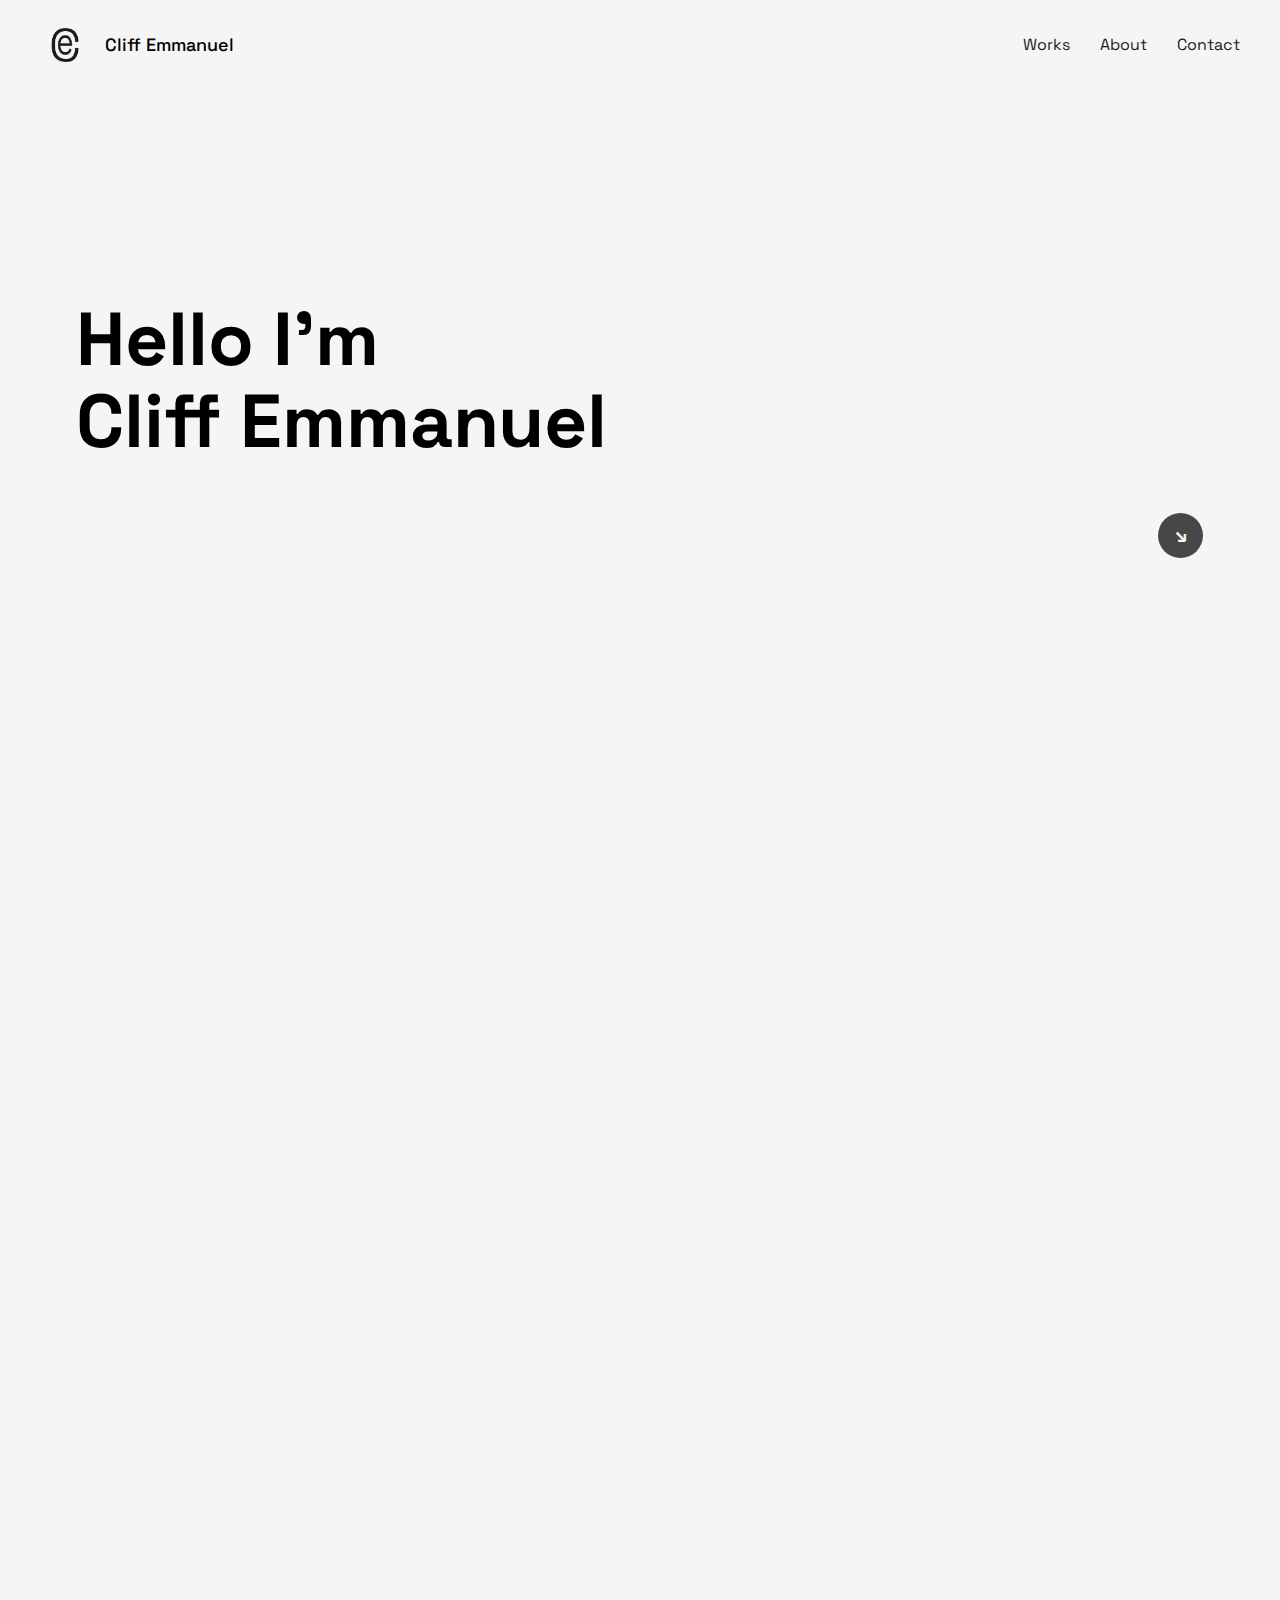
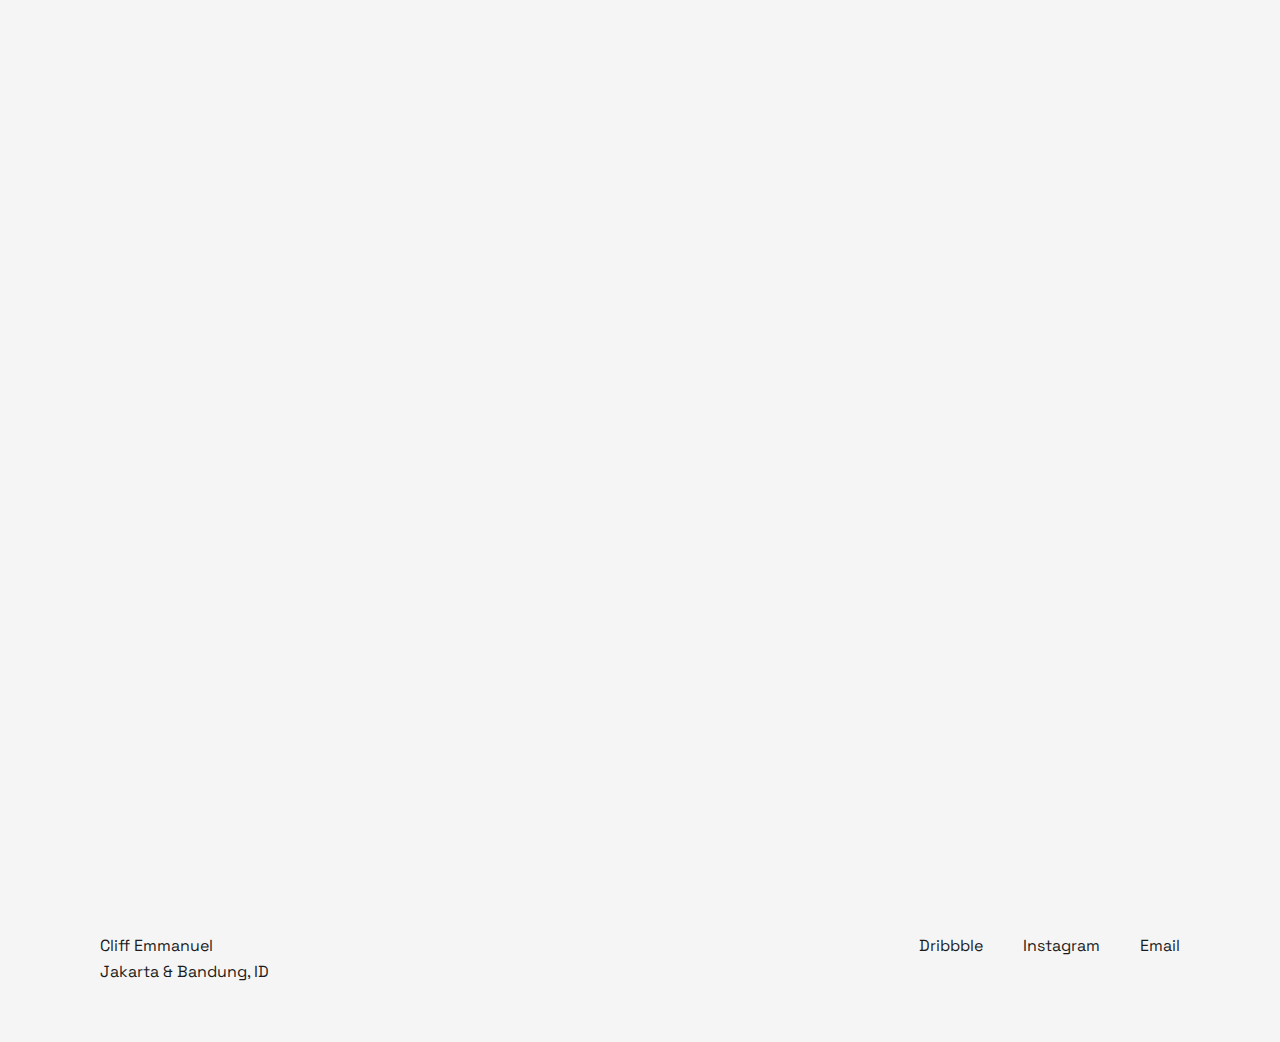
<file: about.html>
<!DOCTYPE html>
<html lang="en">
<head>
    <meta charset="UTF-8">
    <meta name="viewport" content="width=device-width, initial-scale=1.0">
    <title>About - Cliff Emmanuel</title>
    <link rel="preconnect" href="https://fonts.googleapis.com">
    <link rel="preconnect" href="https://fonts.gstatic.com" crossorigin>
    <link href="https://fonts.googleapis.com/css2?family=Space+Grotesk:wght@300;400;500;700&display=swap" rel="stylesheet">
    <link rel="stylesheet" href="style.css">
    <script defer src="script.js"></script>
    <link rel="stylesheet" href="animations.css">
    <script defer src="animations.js"></script>
</head>
<body data-page="about">
    <!-- Header -->
    <header>
        <div class="logo-container">
            <a href="index.html">
                <img src="logoblack.png" alt="Cliff Emmanuel Logo" class="logo-image">
                <span class="logo-name">Cliff Emmanuel</span>
            </a>
        </div>
        <div class="menu-wrapper">
            <div class="mobile-menu-toggle">
                <span></span>
                <span></span>
                <span></span>
            </div>
            <nav>
                <ul class="nav-links">
                    <li><a href="work.html">Works</a></li>
                    <li><a href="about.html" class="active">About</a></li>
                    <li><a href="contact.html">Contact</a></li>
                </ul>
            </nav>
        </div>
    </header>

    <!-- Main Content -->
    <main class="about-page">
        <!-- Headline Text Section -->
        <section class="headline-section">
            <div class="headline-container" data-parallax="0.2">
                <h1 class="typing-text">Hello I'm <br>Cliff Emmanuel</h1>
                <button class="scroll-button" aria-label="Scroll to profile" onclick="document.getElementById('profile-section').scrollIntoView({behavior: 'smooth'})"></button>
                </button>
            </div>
        </section>

        <!-- Profile Section -->
        <section id="profile-section" class="profile-section">
            <div class="profile-description" data-reveal>
                <p>A multidisciplinary creative based in Jakarta, working across design, photography, and video. I’m passionate about telling stories that matter, whether it’s through a single image, a moving frame, or a thoughtfully crafted visual identity.
                    <br><br>
                    I first explored creativity through photography and film, but found myself drawn deeper into visual storytelling as I took on roles in production houses, creative teams, and freelance projects. Over the years, I’ve grown to see design not just as visuals, but as a language—one that speaks through emotion, rhythm, and story.
                    <br><br>
                    I enjoy the process more than the final product—getting lost in ideas, experimenting, and letting each project shape its own direction. I believe in work that resonates, feels personal, and lingers long after it’s seen. Let’s make something that speaks.</p>
            </div>
            <div class="profile-image" data-reveal>
                <img src="Profile.jpg" alt="Cliff Emmanuel Profile" class="profile-img">
            </div>
        </section>

    

       <!-- Services Section -->
<section class="services-section" data-parallax="0.2">
    <div class="services-intro" data-reveal>
        <h2>My Services</h2>
    </div>

    <div class="services-grid" data-reveal>
        <!-- Identity Column -->
        <div class="service-column data-reveal">
            <h3>IDENTITY</h3>
            <ul class="service-list">
                <li>Visual Identity & Logo</li>
                <li>Brand Applications</li>
                <li>Brand Identity Guideline</li>
            </ul>
        </div>

        <!-- Printed Column -->
        <div class="service-column" data-reveal>
            <h3>PRINTED</h3>
            <ul class="service-list">
                <li>Merchandising</li>
                <li>Posters</li>
                <li>Collaterals</li>
                <li>Packaging</li>
            </ul>
        </div>

        <!-- Misc Column -->
        <div class="service-column" data-reveal>
            <h3>OTHERS</h3>
            <ul class="service-list">
                <li>Photography</li>
                <li>Videography</li>
                <li>Video Directing</li>
                <li>Video Editing</li>
            </ul>
        </div>

        <!-- Digital Column -->
        <div class="service-column" data-reveal>
            <h3>DIGITAL</h3>
            <ul class="service-list">
                <li>Website</li>
                <li>Social Media</li>
                <li>Motion Graphics</li>
                <li>Animation</li>
            </ul>
        </div>

        <!-- Environmental Column -->
        <div class="service-column" data-reveal>
            <h3>ENVIRONMENTAL</h3>
            <ul class="service-list">
                <li>Event Visual Direction</li>
            </ul>
        </div>
    </div>
</section>

        <!-- Collaboration Section - Keeping it the same -->
        <section class="collaboration-section" data-reveal>
            <p class="collab-text">Interested?</p>
            <h2 class="collab-heading"></h2>
            <a href="contact.html" class="collab-button"></a>
        </section>
    </main>

    <!-- Footer -->
    <footer class="footer">
        <div class="footer-left">
            <p>Cliff Emmanuel</p>
            <p>Jakarta & Bandung, ID</p>
        </div>
        <div class="footer-right">
            <a href="http://dribbble.com/cliffemmnl">Dribbble</a>
            <a href="https://www.instagram.com/cliffemmnl/">Instagram</a>
            <a href="mailto:cliffemmnl@email.com">Email</a>
        </div>
    </footer>
</body>
</html>
</file>
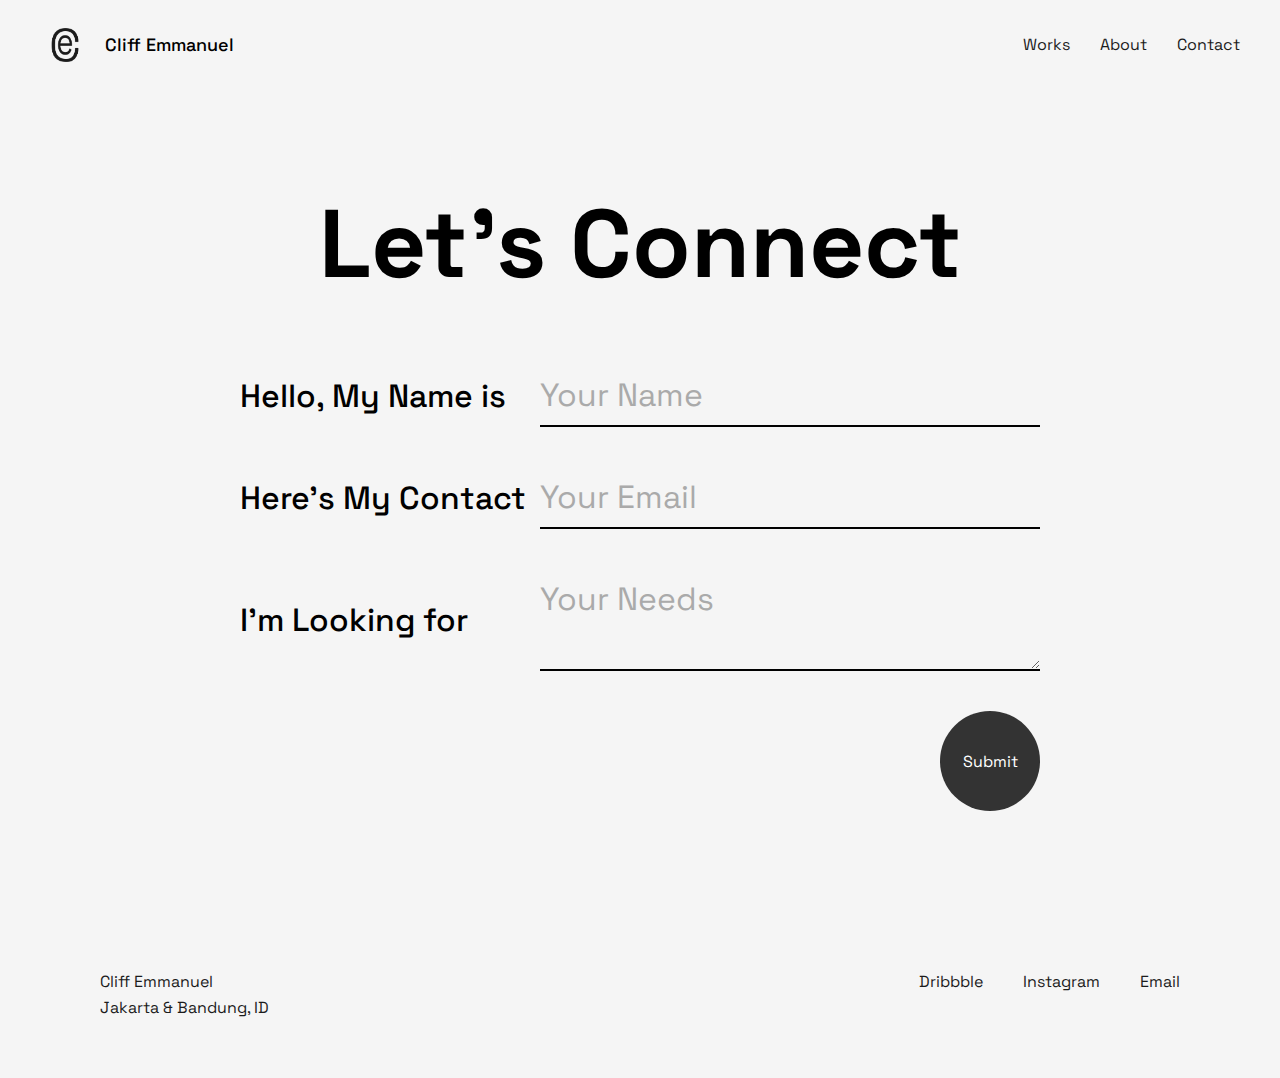
<file: contact.html>
<!DOCTYPE html>
<html lang="en">
<head>
    <meta charset="UTF-8">
    <meta name="viewport" content="width=device-width, initial-scale=1.0">
    <title>Cliff Emmanuel Portfolio</title>
    <link rel="preconnect" href="https://fonts.googleapis.com">
    <link rel="preconnect" href="https://fonts.gstatic.com" crossorigin>
    <link href="https://fonts.googleapis.com/css2?family=Space+Grotesk:wght@300;400;500;700&display=swap" rel="stylesheet">
    <link rel="stylesheet" href="style.css">
    <script defer src="script.js"></script>
    <link rel="stylesheet" href="animations.css">
    <script defer src="animations.js"></script>
</head>
<body data-page="contact">
    <!-- Header -->
   <!-- Updated Header Section for index.html -->
<header>
    <div class="logo-container">
        <a href="index.html">
            <img src="logoblack.png" alt="Cliff Emmanuel Logo" class="logo-image">
            <span class="logo-name">Cliff Emmanuel</span>
        </a>
    </div>
    <div class="menu-wrapper">
        <div class="mobile-menu-toggle">
            <span></span>
            <span></span>
            <span></span>
        </div>
        <nav>
            <ul class="nav-links">
                <li><a href="work.html">Works</a></li>
                <li><a href="about.html">About</a></li>
                <li><a href="contact.html">Contact</a></li>
            </ul>
        </nav>
    </div>
</header>
    <div class="mobile-menu-overlay">
        <nav class="mobile-nav">
            <ul>
                <li><a href="work.html">Works</a></li>
                <li><a href="about.html">About</a></li>
                <li><a href="contact.html">Contact</a></li>
            </ul>
        </nav>
    </div>

    <!-- Main Contact Content -->
    <!-- Main Contact Content -->
    <main class="contact-page">
        <h1 class="contact-title">Let's Connect</h1>
        <div class="contact-form-container">
            <form class="contact-form" action="https://formsubmit.co/cliffemmnl@gmail.com" method="POST">
                <input type="hidden" name="_next" value="contact.html?submitted=true">
                <input type="hidden" name="_captcha" value="false">

                <div class="form-row">
                    <label for="name">Hello, My Name is</label>
                    <input type="text" id="name" name="name" placeholder="Your Name" required>
                </div>

                <div class="form-row">
                    <label for="email">Here's My Contact</label>
                    <input type="email" id="email" name="email" placeholder="Your Email" required>
                </div>

                <div class="form-row">
                    <label for="needs">I'm Looking for</label>
                    <textarea id="needs" name="needs" placeholder="Your Needs" required></textarea>
                </div>

                <div class="submit-container">
                    <button type="submit" class="submit-button">Submit</button>
                </div>
            </form>
        </div>
    </main>

    <!-- Thank You Popup -->
    <div id="thank-you-popup" class="thank-you-popup">
        <p>Thank you! Your message has been sent.</p>
    </div>

    <!-- Footer -->
    <footer class="footer">
        <div class="footer-left">
            <p>Cliff Emmanuel</p>
            <p>Jakarta & Bandung, ID</p>
        </div>
        <div class="footer-right">
            <a href="http://dribbble.com/cliffemmnl">Dribbble</a>
            <a href="https://www.instagram.com/cliffemmnl/">Instagram</a>
            <a href="mailto:cliffemmnl@email.com">Email</a>
        </div>
    </footer>
</body>
</html>
</file>
<file: style.css>
/* General Styles */
* {
    margin: 0;
    padding: 0;
    box-sizing: border-box;
    font-family: 'Space Grotesk', sans-serif;
}

body {
    background-color: #f5f5f5;
    color: #000;
    overflow-x: hidden;
}


/* Header Adjustments */
header {
    display: flex;
    justify-content: space-between;
    align-items: center;
    padding: 20px 40px;
    background: #f5f5f5;
    position: fixed;
    width: 100%;
    top: 0;
    left: 0;
    z-index: 1000;
}

.logo-container {
    display: flex;
    align-items: center;
    gap: 15px;
}

.logo-image {
    max-height: 50px;
    width: auto;
    object-fit: contain;
}

.logo-name {
    font-size: 18px;
    font-weight: 500;
    color: #000;
}

.menu-wrapper {
    display: flex;
    align-items: center;
}

/* Navigation Links */
.nav-links {
    list-style: none;
    display: flex;
    gap: 30px;
}

.nav-links li a {
    color: #1C1C1C;
    text-decoration: none;
    font-size: 16px;
    transition: color 0.3s ease;
}

.nav-links li a:hover {
    color: #757575;
}

/* Navigation Links Hover and Animation Styles */
.nav-links li a {
    position: relative;
    display: inline-block;
    transition: color 0.3s ease;
}

.nav-links li a::after {
    content: '';
    position: absolute;
    width: 100%;
    height: 2px;
    bottom: -5px;
    left: 0;
    background-color: #1C1C1C;
    transform: scaleX(0);
    transition: transform 0.3s ease;
    transform-origin: bottom right;
}

.nav-links li a:hover::after {
    transform: scaleX(1);
    transform-origin: bottom left;
}

.nav-links li a:hover {
    transform: translateY(-3px);
}

/* Mobile Menu Animation */
@media (max-width: 768px) {
    .nav-links {
        opacity: 0;
        visibility: hidden;
        transform: translateY(-20px);
        transition: 
            opacity 0.5s ease, 
            transform 0.5s ease, 
            visibility 0.5s;
    }

    .nav-links.menu-animate-in {
        opacity: 1;
        visibility: visible;
        transform: translateY(0);
    }

    .nav-links.menu-animate-out {
        opacity: 0;
        visibility: hidden;
        transform: translateY(-20px);
    }

    .nav-links li {
        opacity: 0;
        transform: translateX(-20px);
        transition: 
            opacity 0.5s ease, 
            transform 0.5s ease;
    }

    .nav-links li.link-animate {
        opacity: 1;
        transform: translateX(0);
    }
}

/* Mobile Menu Toggle */
.mobile-menu-toggle {
    display: none;
    flex-direction: column;
    cursor: pointer;
    width: 30px;
    z-index: 1001;
}

.mobile-menu-toggle span {
    height: 3px;
    width: 100%;
    background-color: #1C1C1C;
    margin: 4px 0;
    transition: 0.4s;
}

/* Hamburger menu animation */
.mobile-menu-toggle.active span:nth-child(1) {
    transform: rotate(-45deg) translate(-5px, 6px);
}

.mobile-menu-toggle.active span:nth-child(2) {
    opacity: 0;
}

.mobile-menu-toggle.active span:nth-child(3) {
    transform: rotate(45deg) translate(-5px, -6px);
}

/* Responsive Styles */
@media (max-width: 768px) {
    header {
        padding: 20px;
    }

    .logo-name {
        display: block; 
    }

    .nav-links {
        display: none;
        position: fixed;
        top: 80px; 
        left: 0;
        width: 100%;
        height: calc(100vh - 80px);
        background-color: #f5f5f5;
        flex-direction: column;
        align-items: center;
        justify-content: flex-start;
        padding: 20px;
        z-index: 1000;
        box-shadow: 0 2px 5px rgba(0,0,0,0.1);
    }

    .mobile-menu-toggle {
        display: flex;
        z-index: 1001;
    }

    .menu-wrapper.menu-open .nav-links {
        display: flex;
    }

    .nav-links li {
        margin: 15px 0;
        width: 100%;
        text-align: center;
    }

    .nav-links li a {
        font-size: 24px;
        display: block;
        padding: 10px;
    }
}

/* Hero Section */
#hero {
    position: relative;
    height: 100vh;
    width: 100%;
    overflow: hidden;
}

.hero-slider {
    position: relative;
    height: 100%;
    width: 100%;
}

.slide {
    position: absolute;
    top: 0;
    left: 0;
    width: 100%;
    height: 100%;
    opacity: 0;
    transition: opacity 1s ease;
    background-size: cover;
    background-position: center;
    z-index: 1;
}

.slide.active {
    opacity: 1;
    z-index: 2;
}

.slide-content {
    position: absolute;
    bottom: 20%;
    left: 10%;
    z-index: 3;
    overflow: hidden;
    display: flex;
    align-items: center;
}

.slide-title {
    font-family: 'Space Grotesk', sans-serif;
    font-size: 5rem;
    font-weight: 500;
    color: #fff;
    text-shadow: 2px 2px 4px rgba(0,0,0,0.5);
    transform: translateY(100%);
    transition: transform 0.8s ease;
    opacity: 0;
    margin: 0;
}

.slide.active .slide-title {
    transform: translateY(0);
    opacity: 1;
    transition-delay: 0.3s;
}

.slide-counter {
    position: absolute;
    bottom: 20%; 
    right: 10%;
    color: #fff;
    text-shadow: 1px 1px 3px rgba(0,0,0,0.3);
    font-family: 'Space Grotesk', sans-serif;
    font-size: 1.2rem;
    z-index: 3;
    display: flex;
    align-items: center;
}

.counter-current {
    font-size: 2rem;
    font-weight: 700;
    margin-right: 5px;
}

.counter-total {
    opacity: 0.7;
}

.counter-progress {
    width: 100px;
    height: 2px;
    background: rgba(255,255,255,0.3);
    margin: 0 10px;
    position: relative;
}

.counter-progress-bar {
    position: absolute;
    top: 0;
    left: 0;
    height: 100%;
    background-color: #fff;
    transition: width 0.3s ease;
}

.hero-navigation {
    position: absolute;
    top: 50%;
    right: 10%;
    transform: translateY(-50%);
    z-index: 3;
    display: flex;
    flex-direction: column;
    gap: 15px;
}

.navigation-arrow {
    width: 60px;
    height: 60px;
    background-color: rgba(0,0,0,0.2);
    border-radius: 50%;
    position: relative;
    cursor: pointer;
    display: flex;
    align-items: center;
    justify-content: center;
    transition: all 0.3s ease;
}

.navigation-arrow:hover {
    background-color: rgba(0,0,0,0.4);
}

.prev-slide,
.next-slide {
    position: relative;
}

.prev-slide::before,
.next-slide::before {
    content: '';
    position: absolute;
    width: 20px;
    height: 20px;
    border-style: solid;
    border-color: #fff;
    border-width: 3px 3px 0 0;
    top: 50%;
    left: 50%;
}

.prev-slide::before {
    transform: translate(-30%, -50%) rotate(-135deg);
}

.next-slide::before {
    transform: translate(-70%, -50%) rotate(45deg);
}

 
        @media screen and (max-width: 768px) {
            .slide-title {
                font-size: 3rem;
                margin-bottom: 20px; 
            }
            
            .hero-navigation {
                bottom: 20%;
            }
            
            .slide-counter {
                position: relative; 
                bottom: auto; 
                right: auto;
                margin-top: 15px; 
                justify-content: flex-start; 
            }

            .slide-content {
                display: flex;
                flex-direction: column;
                align-items: flex-start;
            }
        }

/* Marquee Animation */
.marquee-container {
    width: 100%;
    overflow: hidden;
    position: absolute;
    bottom: 30px;
}

.marquee {
    display: flex;
    white-space: nowrap;
    gap: 50px;
    animation: marquee 10s linear infinite;
}

.marquee h2 {
    font-size: 100px;
    font-weight: bold;
}

@keyframes marquee {
    from { transform: translateX(100%); }
    to { transform: translateX(-100%); }
}

/* About Section */
.about-container {
    display: flex;
    justify-content: space-between;
    align-items: flex-start;
    padding: 80px 60px;
    gap: 50px;
}

.about-text {
    width: 55%;
    font-size: 22px;
    font-weight: 500;
    line-height: 1.5;
    text-align: left;
}

.freelance-info {
    width: 35%;
    font-size: 16px;
    position: relative;
    text-align: left;
    display: flex;
    flex-direction: column;
}

.arrow-icon {
    width: 45px;
    height: 45px;
    background-color: #1C1C1C;
    border-radius: 50%;
    display: flex;
    align-items: center;
    justify-content: center;
    cursor: default;
    align-self: flex-start;
    margin-bottom: 10px;
}

.arrow-icon::after {
    content: "↘";
    color: #f5f5f5;
    font-size: 20px;
    font-weight: bold;
}

.freelance-info p {
    margin-bottom: 20px;
}

.freelance-text {
    font-size: 22px;
    font-weight: 500;
    text-decoration: none;
    color: #1C1C1C;
    transition: color 0.3s ease;
    margin-top: 10px;
}

.freelance-text:hover {
    color: rgb(164, 164, 164);
}

/* HOME PAGE */
/* Portfolio Section */
.portfolio-section {
    padding: 60px 40px;
    max-width: 1400px;
    margin: 0 auto;
    width: 100%;
    box-sizing: border-box;
}

.portfolio-grid {
    display: grid;
    grid-template-columns: repeat(2, 1fr);
    gap: 40px;
    width: 100%;
}

.project {
    display: flex;
    flex-direction: column;
    border-radius: 0;
    overflow: hidden;
    transition: transform 0.3s ease;
}

.project:hover {
    transform: translateY(-5px);
}

.project a {
    text-decoration: none;
    color: inherit;
    display: block;
}

.project-image {
    width: 100%;
    padding-bottom: 56.25%;
    position: relative;
    overflow: hidden;
}

.project-image img,
.project-image video {
    position: absolute;
    top: 0;
    left: 0;
    width: 100%;
    height: 100%;
    object-fit: cover;
    transition: transform 0.5s ease;
}

.project-info {
    padding: 15px 0; 
    text-align: left;
}
.project-title {
    font-size: 11px; 
    font-weight: 200; 
    color: #1C1C1C;
}

.project-desc {
    font-size: 16px;
    color: #757575;
}


@media (max-width: 768px) {
    .portfolio-section {
        padding: 40px 20px;
    }
    
    .portfolio-grid {
        grid-template-columns: 1fr;
        gap: 30px;
    }
}

/* For medium screens */
@media (min-width: 769px) and (max-width: 1200px) {
    .portfolio-grid {
        gap: 30px;
    }
}

/* OTHER PAGES */
/* Works Page Styles */
/* New Works Page Layout Styles */
.works-container {
    display: flex;
    max-width: 1400px;
    margin: 0 auto;
    padding: 120px 40px 80px;
    gap: 60px;
}

.works-sidebar {
    flex: 0 0 200px;
    position: sticky;
    top: 120px;
    align-self: flex-start;
    height: fit-content;
}

.works-title {
    font-size: 28px;
    font-weight: 700;
    margin-bottom: 30px;
}

.category-filters {
    display: flex;
    flex-direction: column;
    align-items: flex-start;
    gap: 20px;
}

.category-btn {
    position: relative;
    padding: 0;
    font-size: 16px;
    font-weight: 400;
    background: transparent;
    border: none;
    cursor: pointer;
    text-align: left;
    transition: all 0.3s ease;
    opacity: 0.6;
}

.category-btn.active {
    font-weight: 600;
    opacity: 1;
}

.category-btn::before {
    content: "";
    position: absolute;
    width: 0;
    height: 1px;
    bottom: -4px;
    left: 0;
    background-color: #1C1C1C;
    transition: width 0.3s ease;
}

.category-btn:hover::before,
.category-btn.active::before {
    width: 100%;
}

.works-content {
    flex: 1;
}

.works-grid {
    display: grid;
    grid-template-columns: repeat(2, 1fr);
    gap: 40px 30px;
}

.work-item {
    margin-bottom: 0;
}

.work-item a {
    text-decoration: none;
    color: inherit;
    display: block;
}

.work-item .placeholder-image {
    width: 100%;
    aspect-ratio: 4/3;
    background-color: #eee;
    margin-bottom: 15px;
    overflow: hidden;
}

.work-item .placeholder-image img,
.work-item .placeholder-image video {
    width: 100%;
    height: 100%;
    object-fit: cover;
    transition: transform 0.5s ease;
}

.work-item:hover .placeholder-image img,
.work-item:hover .placeholder-image video {
    transform: scale(1.05);
}

.work-item h3 {
    font-size: 18px;
    font-weight: 500;
    margin-bottom: 5px;
}

.work-item p {
    font-size: 14px;
    color: #757575;
}

/* Responsive styles for works page */
@media (max-width: 1024px) {
    .works-grid {
        grid-template-columns: repeat(2, 1fr);
        gap: 30px 20px;
    }
}

@media (max-width: 768px) {
    .works-container {
        flex-direction: column;
        padding: 100px 20px 60px;
        gap: 40px;
    }
    
    .works-sidebar {
        position: relative;
        top: 0;
        width: 100%;
    }
    
    .category-filters {
        flex-direction: row;
        flex-wrap: wrap;
        gap: 15px 25px;
    }
    
    .works-grid {
        grid-template-columns: 1fr;
        gap: 30px;
    }
}

/* Category Buttons */
.works-nav {
    display: flex;
    justify-content: center;
    gap: 20px;
    margin: 40px 0;
}

.category-btn {
    background: none;
    border: none;
    font-size: 16px;
    cursor: pointer;
    opacity: 0.5;
    transition: opacity 0.3s ease, transform 0.3s ease;
    position: relative;
}

.category-btn.active {
    opacity: 1;
}

.category-btn.active::after {
    content: '';
    position: absolute;
    width: 100%;
    height: 2px;
    background-color: #1C1C1C;
    bottom: -5px;
    left: 0;
}

.category-btn:hover {
    opacity: 0.8;
    transform: translateY(-2px);
}

/* Responsive Adjustments */
@media (max-width: 768px) {
    .works-nav {
        gap: 15px;
    }

    .category-btn {
        font-size: 14px;
    }
}

/* Works Page Grid Responsiveness */
@media (max-width: 768px) {
    .works-grid {
        grid-template-columns: 1fr;
        gap: 20px;
        padding: 0 20px;
    }

    .project-header {
        padding: 0 20px;
    }

    .project-media {
        padding: 0 20px;
    }

    .project-gallery .gallery-grid {
        grid-template-columns: 1fr;
    }
}

/* Logo Container Link Styles */
.logo-container a {
    display: flex;
    align-items: center;
    text-decoration: none;
}

/* Work Item Hover Effects */
.work-item a {
    text-decoration: none;
    color: inherit;
    display: block;
    transition: opacity 0.3s ease;
}

.work-item a:hover {
    opacity: 0.7;
}

/* Project Detail Page Responsiveness */
.project-meta {
    display: flex;
    flex-wrap: wrap;
    justify-content: space-between;
    gap: 15px;
}

.meta-item {
    flex: 1;
    min-width: 100px;
}

@media (max-width: 600px) {
    .project-meta {
        flex-direction: column;
    }
}


/* Logo Container Link Styles */
.logo-container a {
    display: flex;
    align-items: center;
    text-decoration: none;
    color: inherit;
    gap: 15px;
}

/* PROJECT PAGE */
.project-container {
    padding-top: 100px;
    max-width: 1400px;
    margin: 0 auto;
}

/* Project Header */
.project-header {
    display: flex;
    padding: 0 40px;
    margin-bottom: 60px;
}

.project-title-section {
    flex: 0 0 80%; /* Reduced from 65% to create more space */
    padding: 40px 0;
    margin-right: 40px; /* Added margin to create more space */
    margin-left: 0px;
}

.project-title {
    font-size: 72px;
    font-weight: 700;
    margin-bottom: 30px;
    color: #1C1C1C;
}

.project-description {
    font-size: 20px;
    line-height: 1.6;
    max-width: 80%;
}

.project-meta-section {
    flex: 0 0 30%; 
    display: flex;
    flex-direction: column;
    justify-content: flex-start;
    padding: 40px 0;
}

.meta-item {
    margin-bottom: 30px;
}

.meta-label {
    font-size: 18px;
    font-weight: 500;
    display: block;
    margin-bottom: 10px;
}

.meta-value {
    font-size: 18px;
    color: #1C1C1C;
}
/* Gallery Grid */
.gallery-grid {
    display: grid;
    grid-template-columns: repeat(12, 1fr);
    gap: 20px;
    margin: 0 60px 30px 60px; 
}

.gallery-grid.single-landscape {
    grid-template-columns: 1fr;
}

.gallery-grid.single-landscape .gallery-item {
    grid-column: 1 / -1;
    width: 100%;
    height: auto;
}

.gallery-grid.single-landscape img,
.gallery-grid.single-landscape video {
    width: 100%;
    height: auto;
    object-fit: cover;
}

/* VIDEO WORK */
.gallery-item-video video {
    width: 100%;
    height: 100%;
    object-fit: cover;
    position: absolute;
    top: 0;
    left: 0;
    cursor: pointer;
    transition: transform 0.5s ease;
}

.gallery-item-video {
    position: relative;
    width: 100%;
    padding-bottom: 56.25%; /* 16:9 aspect ratio (9/16 = 0.5625) */
    overflow: hidden;
    grid-column: span 12; /* Makes video span full width */
}

.gallery-item-video:hover video {
    transform: scale(1.02);
}

.gallery-item-video video::-webkit-media-controls {
    opacity: 1;
    transition: opacity 0.3s;
}

/* Play button overlay */
.gallery-item-video::before {
    content: '';
    position: absolute;
    top: 50%;
    left: 50%;
    transform: translate(-50%, -50%);
    width: 80px; /* Larger play button */
    height: 80px;
    background: rgba(0,0,0,0.5);
    border-radius: 50%;
    z-index: 2;
    opacity: 0;
    transition: opacity 0.3s ease;
    pointer-events: none;
}

.gallery-item-video::after {
    content: '▶';
    position: absolute;
    top: 50%;
    left: 50%;
    transform: translate(-50%, -50%);
    color: #fff;
    font-size: 32px; /* Larger play icon */
    z-index: 3;
    opacity: 0;
    transition: opacity 0.3s ease;
    pointer-events: none;
}

.gallery-item-video:hover::before,
.gallery-item-video:hover::after {
    opacity: 1;
}

/* Video specific styles */
video {
    width: 100%;
    height: auto;
    display: block;
    margin-bottom: 15px;
}

video[autoplay] {
    object-fit: contain;
}

/* Legacy styles kept for backward compatibility */
.gallery-grid.two-column .gallery-item:nth-child(1) {
    grid-column: span 7;
}

.gallery-grid.two-column .gallery-item:nth-child(2) {
    grid-column: span 5;
}

.gallery-grid.three-column .gallery-item {
    grid-column: span 4;
}

.gallery-grid.asymmetric .gallery-item:nth-child(1) {
    grid-column: span 6;
    grid-row: span 2;
}

.gallery-grid.asymmetric .gallery-item:nth-child(2),
.gallery-grid.asymmetric .gallery-item:nth-child(3) {
    grid-column: span 6;
}

.gallery-item {
    width: 100%;
    height: auto;
    display: flex;
    align-items: center;
    justify-content: center;
    position: relative;
    margin-bottom: 30px;
}

.gallery-item:empty::after {
    content: "⟁";
    font-size: 32px;
    color: #757575;
}

/* Specific styling for photo gallery items */
.gallery-item.photo {
    overflow: hidden;
}

.gallery-item.photo img {
    width: 100%;
    height: auto;
    max-width: 100%;
    object-fit: contain;
}

/* Specific styling for video gallery items */
.gallery-item.video {
    overflow: hidden;
}

.gallery-item.video:empty::after {
    content: "▶";
    font-size: 48px;
    color: #757575;
}

.gallery-item.video video {
    width: 100%;
    height: auto;
    object-fit: contain;
}

@media (max-width: 768px) {
    .project-header {
        flex-direction: column;
    }
    
    .project-title-section,
    .project-meta-section {
        flex: 0 0 100%;
    }
    
    .project-description {
        max-width: 100%;
    }
    
    .project-meta-section {
        margin-top: 20px;
    }
    
    .gallery-grid.two-column .gallery-item,
    .gallery-grid.three-column .gallery-item,
    .gallery-grid.asymmetric .gallery-item {
        grid-column: span 12;
    }
    
    .gallery-grid.single-landscape {
        gap: 15px;
        margin: 0 20px 30px 20px; /* Reduced margins for mobile */
    }
    
    .gallery-grid {
        margin: 0 20px 30px 20px; /* Reduced margins for mobile */
    }
    
    .gallery-grid.single-landscape .gallery-item {
        height: auto;
        margin-bottom: 20px;
    }
    
    .project-media {
        padding: 0 20px;
    }
}

/* ABOUT PAGE */
/* Responsive Styles for About Page */
@media (max-width: 768px) {
    .about-header {
        flex-direction: column;
        padding: 0 20px;
        gap: 40px;
    }
    
    .about-bio, .about-skillset {
        width: 100%;
    }
    
    .experience-section, .about-services {
        padding: 0 20px;
    }
    
    .experience-item {
        flex-direction: column;
        gap: 10px;
    }
    
    .services-grid {
        grid-template-columns: 1fr;
        gap: 40px;
    }
}

/* General page structure */
.about-page {
    padding-top: 80px; 
    margin: 0 auto;
}

/* Headline Text Section */
.headline-section {
    height: 70vh;
    display: flex;
    align-items: center;
    position: relative;
    margin-bottom: -100px;
    padding: 0 5%;
}

.headline-container {
    max-width: 1400px;
    margin: 0 auto;
    width: 100%;
}

.headline-container h1 {
    font-size: 75px;
    line-height: 1.1;
    margin-bottom: 30px;
    text-align: left;
}

/* Updated typing animation for both names */
.headline-section h1 span:first-child,
.headline-section h1 span:last-child {
    font-weight: 700;
    display: inline-block;
    overflow: hidden;
    white-space: nowrap;
    border-right: 3px solid;
    width: 0;
}

/* First name animation */
.headline-section h1 span:first-child {
    animation: typing 1.5s steps(5, end) forwards,
             blink .75s step-end infinite;
}

/* Last name animation */
.headline-section h1 span:last-child {
    opacity: 0;
    animation: typing 1.5s steps(8, end) forwards,
             blink .75s step-end infinite;
    animation-delay: 1.5s;
}

@keyframes typing {
    from { 
        width: 0;
        opacity: 1;
    }
    to { 
        width: 100%;
        opacity: 1;
    }
}

@keyframes blink {
    from, to { border-color: transparent }
    50% { border-color: #1C1C1C; }
}

@media (min-width: 1024px) {
    .headline-section {
        padding: 0 40px;
    }
    
    .headline-container h1 {
        margin-left: 3%;
        max-width: 60%;
    }
}

@media (max-width: 1023px) {
    .headline-container h1 {
        margin-left: 0;
        font-size: 2.8rem;
        display: flex;
        flex-direction: column;
        max-width: 100%;
    }

    .headline-section h1 span {
        display: inline;
        white-space: nowrap;
    }
}

/* SCROLL BUTTON */
.scroll-button {
    width: 45px;
    height: 45px;
    background-color: #1C1C1C;
    border-radius: 50%;
    border: none;
    display: flex;
    align-items: center;
    justify-content: center;
    cursor: pointer;
    opacity: 0.8;
    transition: all 0.3s ease;
    position: absolute;
    right: 6%; 
    margin-top: 20px;
    text-decoration: none;
}

.scroll-button::after {
    content: "↘";
    color: #f5f5f5;
    font-size: 20px;
    font-weight: bold;
    display: block;
    transition: transform 0.3s ease;
}

.scroll-button:hover {
    opacity: 1;
    transform: translateY(5px);
}

.scroll-button:hover::after {
    transform: translateY(2px);
}

html {
    scroll-behavior: smooth;
    scroll-padding-top: 80px;
}

/* Profile Section */
.profile-section {
    display: grid;
    grid-template-columns: 1fr 1fr;
    gap: 60px;
    padding: 80px 5%;
    max-width: 1400px;
    margin: 0 auto;
    align-items: start; 
    position: relative;
    z-index: 1;
}

.profile-image {
    width: 100%;
    position: relative;
}

.profile-img {
    width: 100%;
    display: block;
    object-fit: cover;
    aspect-ratio: 3/4;
}

.profile-description {
    padding-top: 0; 
    font-size: 20px;
    line-height: 1.6;
    min-width: 200px;
    max-width: 60%;
}

@media (max-width: 768px) {
    .profile-section {
        display: grid;
        grid-template-columns: 1fr;
        gap: 40px;
    }

    .profile-image {
        order: -1;
    }

    .headline-section {
        height: 60vh;
        margin-bottom: -50px;
    }

    .profile-description {
        max-width: 100%;
    }
}

.profile-image .placeholder-image {
    width: 100%;
    aspect-ratio: 4/3;
    display: flex;
    align-items: center;
    justify-content: center;
    object-fit: cover;
}
/* Services Section Styles */
.services-section {
    padding: 80px 5%;
    max-width: 1400px;
    margin: 0 auto;
    background-color: #f5f5f5;
}

.services-intro {
    text-align: left;
    margin-bottom: 40px;
}

.services-intro h2 {
    font-size: 36px;
    font-weight: 700;
    margin-bottom: 10px;
}

.services-intro p {
    font-size: 18px;
    color: #757575;
}

.services-grid {
    display: grid;
    grid-template-columns: repeat(5, 1fr);
    gap: 10px; 
    margin: 0;
}

.service-column {
    display: flex;
    flex-direction: column;
    padding: 0;
}

.service-column h3 {
    font-size: 16px;
    font-weight: 700;
    margin-bottom: 12px;
    color: #1C1C1C;
}

.service-list {
    list-style: none;
    padding: 0;
}

.service-list li {
    font-size: 14px;
    margin-bottom: 8px;
    position: relative;
    transition: transform 0.3s ease;
}

.service-list li:hover {
    transform: translateX(3px);
}

/* Responsive styles */
@media (max-width: 1200px) {
    .services-grid {
        grid-template-columns: repeat(3, 1fr);
        gap: 30px; /* Increased gap for better spacing */
    }
}

@media (max-width: 768px) {
    .services-section {
        padding: 60px 20px;
    }
    
    .services-intro h2 {
        font-size: 28px;
    }
    
    .services-intro p {
        font-size: 16px;
    }
    
    .services-grid {
        grid-template-columns: repeat(2, 1fr);
        gap: 25px; /* Adjusted gap for mobile */
    }
}

@media (max-width: 480px) {
    .services-grid {
        grid-template-columns: 1fr;
        gap: 20px;
    }
    
    .service-column h3 {
        margin-bottom: 8px;
    }
}

/* Responsive adjustments */
@media (max-width: 768px) {
    .headline-section h1 {
        font-size: 55px;
    }
    
    .profile-section {
        flex-direction: column;
        gap: 40px;
    }
    
    .profile-description,
    .profile-image {
        max-width: 100%;
    }
    
    .skill-item {
        flex-wrap: wrap;
    }
    
    .skill-name {
        width: 100%;
    }
    
    .skill-description {
        width: 100%;
        text-align: left;
    }
    
    .service-type-overlay h2 {
        font-size: 32px;
    }
}

/* Add the placeholder for image */
.image-placeholder-content {
    width: 70%;
    height: 70%;
    display: flex;
    align-items: center;
    justify-content: center;
}

.image-placeholder-content:after {
    content: "⟁";
    font-size: 48px;
    color: #757575;
}

/* Video icon styling */
.video-icon {
    position: relative;
    width: 60px;
    height: 60px;
    background-color: #ddd;
    border-radius: 2px;
    display: flex;
    align-items: center;
    justify-content: center;
}

.video-icon:before {
    content: "▶";
    color: #f5f5f5;
    font-size: 20px;
}

/* Project Detail Page Styles */
.project-detail-page {
    padding-top: 80px;
}

.project-header {
    max-width: 800px;
    margin: 0 auto;
    padding: 0 20px;
}

.project-meta {
    display: flex;
    justify-content: space-between;
    margin: 20px 0;
}

.meta-item {
    display: flex;
    flex-direction: column;
}

.meta-item span {
    font-weight: bold;
    margin-bottom: 5px;
}

.project-media {
    margin-top: 40px;
}

.project-media .large.placeholder-image,
.project-image,
.work-item .placeholder-image {
    width: 100%;
    aspect-ratio: 16/9;
    margin-bottom: 20px;
    overflow: hidden;
}

.project-gallery .gallery-grid {
    display: grid;
    grid-template-columns: repeat(3, 1fr);
    gap: 20px;
}

.gallery-item .placeholder-image {
    width: 100%;
    aspect-ratio: 1/1;
}

/* Collaboration Section */
.collaboration-section {
    background-color: #1C1C1C;
    color: #fff;
    padding: 80px 5%;
    display: flex;
    justify-content: space-between;
    align-items: center;
}

.collab-text {
    color: #fff;
    opacity: 0.8;
}

.collab-heading {
    color: #fff;
}

.collab-button {
    border: 1px solid #fff;
    background-color: transparent;
}

.collab-button:hover {
    background-color: #fff;
    color: #f5f5f5;
}

.collab-button svg {
    stroke: #fff;
}

.collab-button:hover svg {
    stroke: #f5f5f5;
}

/* Container layout */
.collaboration-section {
    display: flex;
    align-items: center;
    justify-content: space-between;
    gap: 30px;
}

/* Container layout */
.collaboration-section {
    display: flex;
    align-items: center;
    gap: 20px;
    padding: 80px 20px;
    width: 100%;
    flex-wrap: wrap;
}

/* "Interested?" text */
.collab-text {
    font-size: 14px;
    font-weight: 400;
    color: #f5f5f5;
    width: 100%;
}

/* "Let's Work Together!" heading */
.collab-heading {
    font-size: clamp(28px, 5vw, 65px);
    font-weight: bold;
    line-height: 1.2;
    margin-right: 40px;
    flex: 1;
    min-width: 200px;
    margin-left: 10%; 
}

.collab-heading::after {
    content: "Let's Work\ATogether!";
    white-space: pre;
    display: block;
}

/* Margin for mobile */
@media (max-width: 768px) {
    .collab-heading {
        margin-left: 0; 
    }
}

/* Media Queries */
@media (min-width: 768px) {
    .collaboration-section {
        padding: 120px 60px;
        flex-wrap: nowrap;
    }

    .collab-text {
        width: auto;
        margin-bottom: 25px; 
    }

    .collab-heading {
        padding-right: 5vw;
    }
}

@media (max-width: 480px) {
    .collaboration-section {
        padding: 60px 20px;
        text-align: left;
    }

    .collab-text {
        margin-bottom: 8px; 
    }

    .collab-heading {
        font-size: 24px;
        margin-right: 0;
    }
}

.back-to-works {
    display: flex;
    justify-content: center;
    align-items: center;
    width: 100%;
    padding: 80px 0;
    position: fixed;
    top: 50%;
    left: 50%;
    height: auto;
    z-index: 100;
}

.back-link {
    display: inline-flex;
    align-items: center;
    gap: 12px;
    font-family: 'Space Grotesk', sans-serif;
    font-size: 16px;
    color: #000;
    text-decoration: none;
    padding: 12px 24px;
    border: 1px solid #000;
    border-radius: 30px;
    transition: all 0.3s ease;
    margin-left: 5%;
}

.back-link:hover {
    background: #000;
    color: #fff;
    transform: translateY(-2px);
}

.back-link::before {
    content: '←';
    font-size: 20px;
    transition: transform 0.3s ease;
}

.back-link:hover::before {
    transform: translateX(-5px);
}

@media (max-width: 768px) {
    .back-to-works {
        padding: 60px 0;
    }
}

/* Button styling */
.collab-button {
    display: flex;
    align-items: center;
    justify-content: center;
    min-width: 90px;
    height: 90px;
    background: #1C1C1C;
    color: #f5f5f5;
    border-radius: 50%;
    text-decoration: none;
    font-size: 32px;
    font-weight: bold;
    transition: background 0.3s ease-in-out, transform 0.2s;
}

/* Hover effect */
.collab-button:hover {
    background: #222;
    transform: translateX(5px);
}

/* Custom arrow styling */
.collab-button::after {
    content: "→";
    font-size: 36px;
    font-weight: thin;
}

/* Responsive styles */
@media (max-width: 768px) {
    .collab-heading {
        font-size: 36px;
        max-width: 160px;
        line-height: 1.2;
        word-wrap: break-word;
    }
    
    .collab-button {
        min-width: 60px;
        height: 60px;
        font-size: 24px;
    }

    .collab-button::after {
        font-size: 24px;
    }
}

/* CONTACT PAGE */
/* Contact Page Styles */
.contact-page {
    padding-top: 120px;
    max-width: 1200px;
    margin: 0 auto;
    padding-bottom: 100px;
}

.contact-title {
    font-size: 6rem;
    margin-bottom: 60px;
    text-align: center;
}

.contact-form-container {
    max-width: 800px;
    margin: 0 auto;
}

.contact-form {
    width: 100%;
}

.form-row {
    display: flex;
    align-items: center;
    margin-bottom: 40px;
    position: relative;
}

.form-row label {
    font-size: 2rem;
    min-width: 300px;
    font-weight: 500;
}

.form-row input,
.form-row textarea {
    flex: 1;
    border: none;
    border-bottom: 2px solid #000;
    padding: 10px 0;
    font-size: 2rem;
    background: transparent;
    font-family: 'Space Grotesk', sans-serif;
}

.form-row textarea {
    min-height: 100px;
    resize: vertical;
}

.form-row input:focus,
.form-row textarea:focus {
    outline: none;
    border-bottom: 2px solid #555;
}

.form-row input::placeholder,
.form-row textarea::placeholder {
    color: #aaa;
}

.submit-container {
    display: flex;
    justify-content: flex-end;
    margin-top: 30px;
}

.submit-button {
    background-color: #333;
    color: white;
    border: none;
    border-radius: 50%;
    width: 100px;
    height: 100px;
    font-size: 1rem;
    cursor: pointer;
    transition: background-color 0.3s;
}

.submit-button:hover {
    background-color: #555;
}

.thank-you-popup {
    display: none;
    position: fixed;
    top: 50%;
    left: 50%;
    transform: translate(-50%, -50%);
    background: #1C1C1C;
    color: #fff;
    padding: 2rem 3rem;
    border-radius: 10px;
    box-shadow: 0 5px 20px rgba(0, 0, 0, 0.2);
    z-index: 9999;
}


/* Responsive adjustments */
@media (max-width: 768px) {
    .contact-title {
        font-size: 3rem;
    }
    
    .form-row {
        flex-direction: column;
        align-items: flex-start;
    }
    
    .form-row label {
        margin-bottom: 10px;
        font-size: 1.5rem;
    }
    
    .form-row input,
    .form-row textarea {
        width: 100%;
        font-size: 1.5rem;
    }
    
    .submit-container {
        justify-content: center;
    }
    
    .submit-button {
        width: 80px;
        height: 80px;
    }
}


/* Footer */
.footer {
    background: #1C1C1C;
    color: #f5f5f5;
    padding: 40px 100px;
    display: flex;
    justify-content: space-between;
    align-items: flex-start;
    width: 100%;
    font-size: 16px;
}

/* Left side (Name & Location) */
.footer-left {
    display: flex;
    flex-direction: column;
    gap: 5px;
}

/* Right side (Socials & Contact) */
.footer-right {
    display: flex;
    flex-direction: row;
    gap: 30px;
    align-items: center;
}

/* Footer Links */
/* Footer */
.footer {
    background: #F5F5F5;
    color: #1C1C1C;
    padding: 60px 100px;
    display: flex;
    justify-content: space-between;
    align-items: flex-start;
    width: 100%;
    font-size: 16px;
}

/* Left Side - Name & Location */
.footer-left {
    display: flex;
    flex-direction: column;
    gap: 5px;
}

/* Right Side - Socials & Contact */
.footer-right {
    display: flex;
    gap: 40px;
    align-items: center;
}

/* Social & Contact Links */
.footer-right a {
    color: #1C1C1C;
    text-decoration: none;
    font-size: 16px;
    transition: color 0.3s ease;
}

.footer-right a:hover {
    color: #757575;
}

/* Responsive Adjustments */
@media (max-width: 768px) {
    .footer {
        flex-direction: column;
        align-items: center;
        text-align: center;
        padding: 40px 20px;
    }

    .footer-right {
        flex-direction: column;
        gap: 15px;
        margin-top: 20px;
    }
}


/* PHOTOGRID */
.photo-grid {
    max-width: 1200px;
    margin: 0 auto;
  }

  .grid-sizer,
  .grid-item {
    width: 32%;
  }

  .grid-item {
    margin-bottom: 20px;
  }

  .grid-item img {
    width: 100%;
    display: block;
    border-radius: 0; /* No rounded edges */
  }
  

/* Responsive adjustments */
@media (max-width: 1024px) {
    .photo-grid, .grid-item{
        width: 50%;
    }
}
@media (max-width: 600px) {
    .photo-grid, .grid-item{
        width: 100%;
    }
}
</file>
<file: animations.css>
/* ===============================================
   ANIMATION BASE STYLES
   =============================================== */

/* Hidden elements (starting state) */
.hidden {
    opacity: 0;
    transform: translateY(30px);
    transition: opacity 0.8s ease, transform 0.8s ease;
}

/* Revealed elements (end state) */
.revealed {
    opacity: 1;
    transform: translateY(0);
}

/* Slide direction variations */
[data-reveal="left"].hidden {
    transform: translateX(-50px);
}

[data-reveal="right"].hidden {
    transform: translateX(50px);
}

[data-reveal="up"].hidden {
    transform: translateY(30px);
}

[data-reveal="down"].hidden {
    transform: translateY(-30px);
}

[data-reveal="scale"].hidden {
    transform: scale(0.9);
}

[data-reveal="rotate"].hidden {
    transform: rotate(-5deg) translateY(30px);
}

/* Revealed state is the same for all variations */
[data-reveal].revealed {
    opacity: 1;
    transform: translate(0) scale(1) rotate(0);
}

/* ===============================================
   TEXT REVEAL ANIMATIONS
   =============================================== */

/* Text reveal base */
.text-reveal-ready .reveal-word,
.text-reveal-ready .reveal-char {
    display: inline-block;
    opacity: 0;
    transform: translateY(20px);
    transition: opacity 0.5s ease, transform 0.5s ease;
    overflow: hidden;
}

/* Text reveal active state */
.text-revealed .reveal-word,
.text-revealed .reveal-char {
    opacity: 1;
    transform: translateY(0);
}

/* Text reveal word spacing */
.reveal-word {
    margin-right: 0.25em;
}

/* ===============================================
   STAGGERED LIST ANIMATIONS
   =============================================== */

/* Staggered list items */
.stagger-item {
    opacity: 0;
    transform: translateY(20px);
    transition: opacity 0.5s ease, transform 0.5s ease;
}

/* Staggered list revealed state */
.stagger-revealed .stagger-item {
    opacity: 1;
    transform: translateY(0);
}

/* ===============================================
   SIMPLE HOVER EFFECT
   =============================================== */

/* Simple hover effect for all interactive elements */
a, button, .project, .interactive {
    transition: transform 0.3s ease, opacity 0.3s ease;
}

.hover-active {
    transform: translateY(-3px);
    opacity: 0.8;
}

/* ===============================================
   MEDIA QUERIES
   =============================================== */

@media (max-width: 768px) {
    /* Adjust animation values for mobile */
    .hidden {
        transform: translateY(20px);
    }
    
    [data-reveal="left"].hidden, 
    [data-reveal="right"].hidden {
        transform: translateY(20px);
    }
}
</file>
